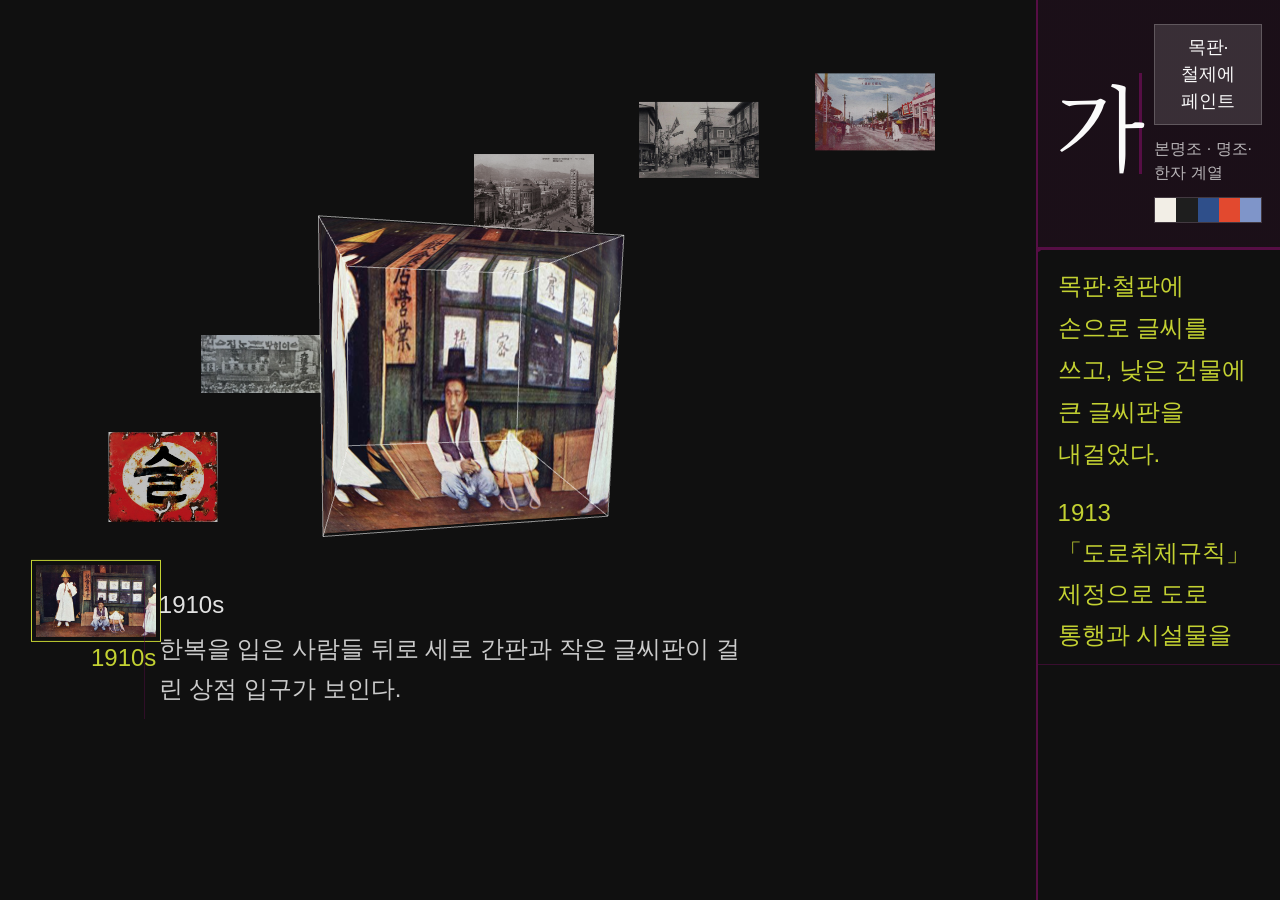
<file: index.html>
<!doctype html>
<html lang="ko">
<head>
  <meta charset="utf-8">
  <meta name="viewport" content="width=device-width,initial-scale=1">
  <meta name="theme-color" content="#101010">
  <link rel="icon" href="data:,">
  <title>한국 간판 100년</title>
  <link rel="stylesheet" href="styles.css">
</head>
<body>
  <div id="model-layer"><canvas id="scene" aria-label="360도 XYZ 회전 및 확대 가능한 5면 공간 모델"></canvas></div>
  <div id="model-interaction" aria-label="모델 회전과 확대 영역"></div>
  <nav id="archive" aria-label="스크롤에 따라 오른쪽에서 왼쪽으로 이동하는 1/4원 사진 타임라인"><svg id="archive-arc" aria-hidden="true"><path id="archive-arc-track" fill="none" stroke="transparent" stroke-width="120"/></svg></nav>
  <main id="stage" aria-label="공간 사진">
    <div id="picture-frame">
      <img id="fallback" alt="" hidden>
      <svg id="debug-overlay" viewBox="0 0 1000 1000" preserveAspectRatio="none" hidden></svg>
    </div>
    <div id="caption" aria-live="polite"><p id="photo-year"></p><p id="photo-description"></p></div>
  </main>
  <div id="timeline-scroll-zone" aria-label="오른쪽 타임라인 스크롤 영역"></div>
  <aside id="timeline" aria-label="시대별 재질·서체·색상과 제도">
    <header id="era-specimen" aria-live="polite">
      <div id="specimen-glyph" aria-hidden="true">가</div>
      <div id="specimen-info"><p id="specimen-material"></p><p id="specimen-type"></p><div id="specimen-colors" aria-label="시대별 대표 색채"></div></div>
    </header>
    <div id="era-scroll"><div id="eras"></div></div>
    <div id="timeline-bottom-scroll" aria-label="사진과 시대 전체 구조 스크롤 영역" title="사진과 시대 전체 스크롤"></div>
  </aside>
  <section id="ending-scene" aria-label="2020년대 정보 과부하 엔딩" hidden>
    <img id="ending-intro" alt="상가 건물의 외벽을 채운 간판들" hidden>
    <div id="ending-collage" aria-label="겹쳐 나타나는 간판 사진들"></div>
    <p id="ending-message"></p>
    <div id="ending-question-panel" aria-label="간판 개선 사업에 대한 질문" aria-live="polite" hidden>
      <p id="ending-question"><span class="question-lead">간판 개선 사업은 사업의 목적 중</span>거리의 시각적 <strong>환경</strong>을 실제로 개선했는가?</p>
      <button id="ending-home" type="button" aria-label="메인 화면으로 이동">↑</button>
    </div>
    <button id="ending-back" type="button">- 돌아가기</button>
  </section>
  <dialog id="enlarged" aria-label="확대한 사진">
    <button id="back" type="button" aria-label="돌아가기"><span aria-hidden="true">-</span><span>돌아가기</span></button>
    <div id="zoom-surface"><img id="zoom-photo" alt=""></div>
  </dialog>
  <script id="archive-data" type="application/json">null</script>
  <script id="projection-data" type="application/json">null</script>
  <script type="module" src="app.js"></script>
</body>
</html>
</file>
<file: styles.css>
:root{--ink:#101010;--lime:#c3d132;--plum:#560e45;--paper:#fafafa;color-scheme:dark;font-family:Arial,"Noto Sans KR","Apple SD Gothic Neo","Malgun Gothic",sans-serif;font-weight:400;background:var(--ink);color:var(--paper)}
*{box-sizing:border-box}html{scroll-behavior:smooth}body{margin:0;background:var(--ink)}button{font:inherit;color:inherit;border:0;border-radius:0;cursor:pointer}button:focus-visible{outline:2px solid var(--lime);outline-offset:5px}button:disabled{cursor:default}[hidden]{display:none!important}
#archive{position:relative;width:9.3vw;min-height:100vh;padding:4vh 0 32vh;z-index:2} .era-group{margin:0 0 26px}.era-label{margin:22px 0 18px 1.4vw;font-size:clamp(11px,1.05vw,22px);font-weight:400;color:rgb(250 250 250 / .44)}
.photo-button{display:block;position:relative;padding:0;margin:0 0 2px;background:transparent;max-width:100%;transition:transform .24s ease,filter .24s ease;transform-origin:left center;filter:brightness(.65)}.photo-button img{display:block;width:auto;height:auto;max-width:100%}.photo-button:hover,.photo-button:focus-visible{transform:translateY(-5px);filter:brightness(1);z-index:3}.photo-button[aria-current="true"]{filter:brightness(1)}.photo-button[aria-current="true"]::after{content:"";position:absolute;right:0;top:0;bottom:0;width:2px;background:var(--lime)}
#stage{position:fixed;left:9.3%;right:19.1%;top:0;height:100dvh;display:flex;flex-direction:column;justify-content:center;align-items:center;gap:3vh;overflow:hidden}#picture-frame{position:relative;width:72%;max-height:66vh;flex:none;isolation:isolate}#scene,#fallback{display:block;width:100%;height:100%;object-fit:contain}#scene{touch-action:pan-y}#caption{width:72%;padding:0 0 0 2%;min-height:10vh;font-size:clamp(11px,.83vw,17px);line-height:1.85}#caption p{margin:0 0 12px}#photo-description{color:rgb(250 250 250 / .48)}#photo-year{color:rgb(250 250 250 / .9)}
#timeline{position:fixed;top:0;bottom:0;right:0;width:19.1%;border-left:2px solid var(--plum);padding:5vh 1.2vw;overflow:hidden}#eras{position:relative;transition:transform .5s ease}.era-event{position:relative;padding:0 0 5vh;opacity:.23;transition:opacity .4s}.era-event.active{opacity:1}.era-event h2{margin:0 0 3vh;color:var(--lime);font-weight:400;font-size:clamp(13px,1.35vw,28px)}.era-event p{font-size:clamp(11px,1.1vw,23px);line-height:1.7;margin:0;color:var(--lime);word-break:keep-all}.era-event.active::before{content:"";position:absolute;left:calc(-1.2vw - 6px);top:7px;width:10px;height:10px;background:var(--plum);border-radius:50%}
#enlarged{position:fixed;inset:0;margin:0;padding:0;width:100vw;max-width:none;height:100dvh;max-height:none;background:var(--ink);border:0;color:var(--paper);overflow:hidden}#enlarged::backdrop{background:var(--ink)}#back{position:absolute;z-index:2;top:24px;left:24px;background:rgb(16 16 16 / .85);padding:12px 18px;border:1px solid rgb(250 250 250 / .25)}#zoom-surface{height:100%;width:100%;display:flex;align-items:center;justify-content:center;overflow:hidden;touch-action:none;cursor:zoom-in}#zoom-photo{display:block;max-width:94vw;max-height:90dvh;width:auto;height:auto;object-fit:contain;transform-origin:center;will-change:transform;user-select:none;pointer-events:none}#zoom-surface.dragging{cursor:grabbing}body.modal-open{overflow:hidden}
#debug-overlay{position:absolute;inset:0;width:100%;height:100%;z-index:4;touch-action:none}#debug-overlay polygon{stroke:var(--lime);stroke-width:1.5;fill:rgb(195 209 50 / .06)}#debug-overlay circle{fill:var(--plum);stroke:var(--paper);stroke-width:2;cursor:move}#debug-panel{position:fixed;left:12vw;bottom:12px;z-index:7;background:rgb(16 16 16 / .94);border:1px solid var(--plum);padding:10px;font-size:12px;max-width:65vw}#debug-panel pre{max-height:140px;overflow:auto;margin:5px 0;white-space:pre-wrap}#debug-panel button{background:var(--plum);padding:7px 12px;margin-right:8px}#debug-panel select{background:var(--ink);color:var(--paper)}
@media(max-width:700px){#archive{width:16vw}.era-label{margin-left:2vw;font-size:10px}#stage{left:16%;right:22%;gap:2vh}#picture-frame,#caption{width:94%}#caption{font-size:11px;line-height:1.65}#timeline{width:22%;padding:5vh 2vw}.era-event{padding-bottom:4vh}.era-event h2{font-size:13px}.era-event p{font-size:10px}.era-event.active::before{left:calc(-2vw - 6px)}#back{top:12px;left:12px}#debug-panel{left:17vw;max-width:80vw}}
@media(prefers-reduced-motion:reduce){html{scroll-behavior:auto}*,*::before,*::after{transition:none!important}}

/* Independent photo timeline and 3D interaction surfaces. */
html,body{height:100%;overflow:hidden;overscroll-behavior:none}
#archive{position:fixed;inset:0 auto 0 0;width:calc(9.3vw + 24px);padding-right:24px;height:100dvh;min-height:0;overflow-y:auto;overflow-x:hidden;overscroll-behavior:contain;scrollbar-width:none;padding-bottom:44vh;scroll-behavior:smooth}
#archive::-webkit-scrollbar,#timeline::-webkit-scrollbar{display:none}
#stage{left:calc(9.3% + 24px)}
#picture-frame,#scene{touch-action:none}
#picture-frame{outline:0;border:0;cursor:grab}
#picture-frame.rotating{cursor:grabbing}
#timeline{overflow-y:auto;overscroll-behavior:contain;scrollbar-width:none}
#eras{transition:transform .5s ease}
.photo-button.scroll-selected,.photo-button[aria-current="true"]{transform:translateX(24px);filter:brightness(1)}
.photo-button.scroll-selected:hover,.photo-button[aria-current="true"]:hover{transform:translate(24px,-5px)}
@font-face{font-family:Pretendard;src:url('./assets/fonts/PretendardVariable.woff2') format('woff2');font-style:normal;font-weight:100 900;font-display:swap}
#back{display:inline-flex;align-items:center;gap:8px;background:transparent;border:0;outline:0;box-shadow:none;font-family:Pretendard,sans-serif;font-size:14pt;font-weight:400;letter-spacing:-.3px;color:#fafafa;padding:12px 0}
#back:focus-visible{text-decoration:none;opacity:.75}
@media(max-width:700px){#archive{width:calc(16vw + 24px)}#stage{left:calc(16% + 24px)}}

/* Full-viewport model behind all archive/caption UI; no central clipping. */
#model-layer{position:fixed;inset:0;z-index:0;touch-action:none;cursor:grab;outline:0}
#model-layer.rotating{cursor:grabbing}
#scene{position:absolute;inset:0;width:100%;height:100%;touch-action:none}
#stage{z-index:1;overflow:visible;pointer-events:none}
#picture-frame{pointer-events:none;isolation:auto;overflow:visible}
#caption{position:relative;z-index:2;pointer-events:auto}
#archive,#timeline{z-index:3}
#debug-overlay{pointer-events:auto}

.era-event .material-change{color:#560e45;margin:0 0 20px;line-height:1.7}

/* Opaque framed timeline and a dedicated scroll-only gutter. */
:root{--timeline-width:19.1vw}
#timeline{width:var(--timeline-width);padding:0;overflow:hidden;background:#101010;display:flex;flex-direction:column;border-left:2px solid #560e45}
#stage{right:var(--timeline-width)}
#era-specimen{flex:none;min-height:210px;display:grid;grid-template-columns:42% 1fr;align-items:center;gap:12px;padding:24px 18px;background:linear-gradient(rgb(86 14 69 / .16),rgb(86 14 69 / .16)),#101010;border-bottom:3px solid #560e45}
#specimen-glyph{font-family:Pretendard,sans-serif;font-size:clamp(92px,7vw,152px);line-height:1.1;text-align:center;border-right:3px solid #560e45;padding-right:12px;color:#fafafa}
@font-face{font-family:NanumBrush;src:url('./assets/fonts/NanumBrushScript-Regular.ttf') format('truetype');font-style:normal;font-weight:400;font-display:swap}
#specimen-glyph.brush{font-family:NanumBrush,serif;font-weight:400}
#specimen-glyph.gothic{font-family:Pretendard,sans-serif;font-weight:900;letter-spacing:-.07em}
#specimen-glyph.digital{font-family:Pretendard,sans-serif;font-weight:700;letter-spacing:-.025em}
#specimen-info{min-width:0}#specimen-info p{margin:0 0 12px;line-height:1.5;word-break:keep-all}
#specimen-material{font-size:13px;background:rgb(250 250 250 / .13);border:1px solid rgb(250 250 250 / .2);padding:9px 7px;text-align:center}
#specimen-type{font-size:12px;color:rgb(250 250 250 / .7)}
#specimen-colors{display:flex;width:100%;height:26px;border:1px solid rgb(250 250 250 / .18)}#specimen-colors span{display:block;flex:1;min-width:0}
#era-scroll{position:relative;min-height:0;flex:1;overflow-y:auto;overscroll-behavior:contain;scrollbar-width:none;padding:30px 20px 45vh}
#era-scroll::-webkit-scrollbar{display:none}#eras{transform:none!important;transition:none}
.era-event{opacity:1;padding-bottom:40px}.era-event h2{font-size:clamp(24px,1.65vw,34px);margin-bottom:20px}
.era-event:not(.active) h2{opacity:.6}.era-event p{font-size:clamp(14px,.94vw,18px)}
.era-event .material-change{background:#c3d132;color:#560e45;border:1px solid #c3d132;padding:18px;margin:0 0 20px;line-height:1.75}
.era-event .material-change,.era-event.active{opacity:1}.era-event.active::before{left:-26px}
#timeline-scroll-zone{position:fixed;top:0;bottom:0;z-index:3;touch-action:pan-y;cursor:ns-resize;background:transparent}
#photo-year{font-size:clamp(24px,1.55vw,32px);line-height:1.35}
#photo-description{font-size:15px;line-height:1.85;color:rgb(250 250 250 / .8)}
#archive .era-label{font-size:clamp(15px,1.2vw,25px)}
#back,#back:hover,#back:focus,#back:focus-visible{text-decoration:none}
@media(max-width:700px){
 :root{--timeline-width:26vw}
 #timeline{width:var(--timeline-width)}#stage{right:var(--timeline-width)}
 #era-specimen{min-height:190px;padding:12px 8px;grid-template-columns:1fr;gap:8px}
 #specimen-glyph{font-size:64px;border-right:0;border-bottom:2px solid #560e45;padding:0}
 #specimen-material{font-size:10px;padding:5px 3px}#specimen-type{font-size:10px}
 #specimen-info p{margin-bottom:7px}#specimen-colors{height:16px}
 #era-scroll{padding:18px 8px 40vh}.era-event h2{font-size:21px}.era-event p{font-size:12px}
 .era-event .material-change{padding:10px}.era-event.active::before{left:-14px}
 #photo-year{font-size:24px}#photo-description{font-size:14px}
 #archive .era-label{font-size:13px}
}
#caption{background:#101010;border-left:2px solid #560e45;padding:14px 18px}
#timeline-scroll-zone{touch-action:none}

/* Compact unboxed chronology, with a separate lower scroll surface. */
#era-scroll{flex:0 1 auto;height:min(46dvh,550px);min-height:140px;padding-bottom:55vh}
#timeline-bottom-scroll{flex:1;min-height:64px;border-top:1px solid rgb(86 14 69 / .6);background:transparent;cursor:ns-resize;touch-action:none}
.era-event{opacity:.25;transition:opacity .25s ease;padding-bottom:32px}
.era-event.active{opacity:1}
.era-event .material-change{background:transparent;border:0;padding:0;color:#c3d132;margin-bottom:18px}
.era-event:not(.active) h2{opacity:1}
.era-event h2{display:flex;align-items:baseline;gap:3px;line-height:1.15;margin-bottom:20px;font-weight:400}
.era-number{font-size:38px;font-variant-numeric:tabular-nums;letter-spacing:-1.2px}
.era-suffix{font-size:23px}
.era-event.active .era-number{font-size:62px;font-weight:600;letter-spacing:-2px}
.era-event.active .era-suffix{font-size:28px}
.era-event.active::before{top:25px}
#archive .era-group .era-label{opacity:.35}
#archive .era-group.active-era .era-label{opacity:1;color:#c3d132;font-size:clamp(20px,1.5vw,30px)}
@media(max-width:700px){
 #era-scroll{height:44dvh;min-height:130px}
 .era-number{font-size:24px}.era-suffix{font-size:14px}
 .era-event.active .era-number{font-size:36px;letter-spacing:-1px}.era-event.active .era-suffix{font-size:17px}
 .era-event.active::before{top:14px}
 #archive .era-group.active-era .era-label{font-size:17px}
}
#era-scroll{padding-bottom:20px}
#eras{padding-bottom:55vh}

/* Final type scale: active era / its text 18px; all other captions 16px. */
.era-event .era-number,.era-event .era-suffix,.era-event p{font-size:16px;letter-spacing:0}
.era-event.active .era-number,.era-event.active .era-suffix,.era-event.active p{font-size:18px;letter-spacing:0}
#photo-year{font-size:18px}#photo-description{font-size:16px}
#archive .era-group .era-label{font-size:16px}#archive .era-group.active-era .era-label{font-size:18px}
#timeline-bottom-scroll{cursor:ns-resize}
#ending-scene{position:fixed;inset:0;z-index:10;background:#101010;overflow:hidden;isolation:isolate}
#ending-intro{position:absolute;inset:0;width:100%;height:100%;object-fit:cover;opacity:0;transition:opacity 1.1s ease}
#ending-scene[data-phase="intro"] #ending-intro{opacity:1}
#ending-scene[data-phase="fade-out"] #ending-intro{opacity:0}
#ending-collage{position:absolute;inset:0;overflow:hidden}
#ending-collage img{position:absolute;display:block;object-fit:contain;opacity:0;transition:opacity 1s ease;max-width:none;box-shadow:0 0 0 1px rgb(16 16 16 / .2)}
#ending-collage img.visible{opacity:1}
#ending-message{position:absolute;left:8%;right:8%;bottom:4%;margin:0;text-align:center;font-family:Pretendard,sans-serif;font-size:18px;line-height:1.8;color:#fafafa;text-shadow:0 1px 8px #101010,0 1px 24px #101010;opacity:0;transition:opacity 1.2s ease;z-index:2}
#ending-message.visible{opacity:1}
#ending-back{position:absolute;top:24px;left:24px;z-index:3;background:transparent;border:0;outline:0;text-decoration:none;font-family:Pretendard,sans-serif;font-size:14pt;letter-spacing:-.3px;color:#fafafa;text-shadow:0 1px 8px #101010;padding:12px 0}
body.ending-mode #model-layer,body.ending-mode #stage,body.ending-mode #archive,body.ending-mode #timeline,body.ending-mode #timeline-scroll-zone{visibility:hidden;pointer-events:none}
@media(prefers-reduced-motion:reduce){#ending-scene *{transition:none!important}}
#ending-scene::after{content:"";position:absolute;inset:72% 0 0;z-index:1;pointer-events:none;background:linear-gradient(transparent,rgb(16 16 16 / .8));opacity:0;transition:opacity 1s ease}
#ending-scene[data-phase="collage"]::after{opacity:1}

/* Current draft: larger reading type and an unfilled photo caption. */
.era-event .era-number,.era-event .era-suffix,.era-event p{font-size:20px}
.era-event.active .era-number,.era-event.active .era-suffix,.era-event.active p{font-size:24px}
#photo-year{font-size:24px;font-weight:500}
#photo-description{font-size:24px;line-height:1.65}
#archive .era-group .era-label{font-size:20px}
#archive .era-group.active-era .era-label{font-size:24px}
#specimen-material{font-size:18px}#specimen-type{font-size:16px}
#ending-message{font-size:24px}
#back,#ending-back{font-size:20px}
#caption{background:transparent;border-left:1px solid rgb(86 14 69 / .45);min-height:0;padding:10px 14px;box-shadow:none}
#caption p{margin-bottom:8px}#caption p:last-child{margin-bottom:0}
.era-event p,#caption p,#specimen-info p{overflow-wrap:anywhere}
@media(max-width:700px){
 :root{--timeline-width:36vw}
 #caption{max-height:34dvh;overflow-y:auto;padding:8px 10px}
 #specimen-material{font-size:16px}#specimen-type{font-size:14px}
 #era-specimen{padding:10px 8px;gap:5px;min-height:180px}
}

/* Straight photo archive attached to the right panel's outside border. */
:root{--photo-rail-width:144px}
#archive{left:auto;right:var(--timeline-width);width:var(--photo-rail-width);height:100dvh;padding:22px 0 44vh 24px;border-right:1px solid #560e45;z-index:4;background:transparent}
#archive .photo-button{margin-left:auto;margin-right:0}
#archive .era-label{margin-left:0;margin-right:8px;text-align:right}
#archive .photo-button.scroll-selected,#archive .photo-button[aria-current="true"]{transform:translateX(-24px)}
#archive .photo-button.scroll-selected:hover,#archive .photo-button[aria-current="true"]:hover{transform:translate(-24px,-5px)}
#stage{left:24px;right:calc(var(--timeline-width) + var(--photo-rail-width) + 12px)}
@media(max-width:700px){
 :root{--photo-rail-width:80px}
 #archive{left:auto;right:var(--timeline-width);width:var(--photo-rail-width);padding-left:12px}
 #stage{left:12px;right:calc(var(--timeline-width) + var(--photo-rail-width) + 8px)}
 #archive .photo-button.scroll-selected,#archive .photo-button[aria-current="true"]{transform:translateX(-12px)}
 #archive .photo-button.scroll-selected:hover,#archive .photo-button[aria-current="true"]:hover{transform:translate(-12px,-5px)}
 #archive .era-label{font-size:18px!important;letter-spacing:-.8px;margin-right:2px}
}

/* Actual per-era font assets; paragraphs retain the readable body face. */
@font-face{font-family:Era1910;src:url('./assets/fonts/Era1910Specimen.otf') format('opentype');font-weight:400;font-style:normal;font-display:swap}
#specimen-glyph.era-1910{font-family:Era1910,serif;font-weight:400}
@font-face{font-family:Era1920;src:url('./assets/fonts/NanumMyeongjo-Regular.ttf') format('truetype');font-weight:400;font-style:normal;font-display:swap}
#specimen-glyph.era-1920{font-family:Era1920,serif;font-weight:400}
@font-face{font-family:Era1930;src:url('./assets/fonts/NanumBrushScript-Regular.ttf') format('truetype');font-weight:400;font-style:normal;font-display:swap}
#specimen-glyph.era-1930{font-family:Era1930,serif;font-weight:400}
@font-face{font-family:Era1950;src:url('./assets/fonts/NanumPenScript-Regular.ttf') format('truetype');font-weight:400;font-style:normal;font-display:swap}
#specimen-glyph.era-1950{font-family:Era1950,serif;font-weight:400}
@font-face{font-family:Era1960;src:url('./assets/fonts/BMYEONSUNG_ttf.ttf') format('truetype');font-weight:400;font-style:normal;font-display:swap}
#specimen-glyph.era-1960{font-family:Era1960,serif;font-weight:400}
@font-face{font-family:Era1970;src:url('./assets/fonts/BMHANNA_11yrs_ttf.ttf') format('truetype');font-weight:400;font-style:normal;font-display:swap}
#specimen-glyph.era-1970{font-family:Era1970,serif;font-weight:400}
@font-face{font-family:Era1980;src:url('./assets/fonts/BMJUA_ttf.ttf') format('truetype');font-weight:400;font-style:normal;font-display:swap}
#specimen-glyph.era-1980{font-family:Era1980,serif;font-weight:400}
@font-face{font-family:Era1990;src:url('./assets/fonts/BMDOHYEON_ttf.ttf') format('truetype');font-weight:400;font-style:normal;font-display:swap}
#specimen-glyph.era-1990{font-family:Era1990,serif;font-weight:400}
@font-face{font-family:Era2000;src:url('./assets/fonts/BMHANNAAir_ttf.ttf') format('truetype');font-weight:400;font-style:normal;font-display:swap}
#specimen-glyph.era-2000{font-family:Era2000,serif;font-weight:400}
@font-face{font-family:Era2010;src:url('./assets/fonts/BMEULJIROTTF.ttf') format('truetype');font-weight:400;font-style:normal;font-display:swap}
#specimen-glyph.era-2010{font-family:Era2010,serif;font-weight:400}
@font-face{font-family:Era2020;src:url('./assets/fonts/BMEuljiro10yearslater.ttf') format('truetype');font-weight:400;font-style:normal;font-display:swap}
#specimen-glyph.era-2020{font-family:Era2020,serif;font-weight:400}

#ending-question-panel{position:absolute;inset:0;z-index:4;display:flex;align-items:center;justify-content:center;flex-direction:column;padding:7vw;opacity:0;pointer-events:none;transition:opacity .65s ease}
#ending-question{font-family:Pretendard,sans-serif;color:#fafafa;font-size:clamp(28px,2.4vw,44px);line-height:1.65;text-align:center;margin:0;word-break:keep-all;max-width:1100px}
#ending-question .question-lead{display:block;font-size:24px;font-weight:400;margin-bottom:12px;color:rgb(250 250 250 / .8)}
#ending-question strong{font-weight:750;color:#c3d132}
#ending-home{display:block;margin-top:30px;background:transparent;color:#fafafa;padding:10px 22px;font-size:40px;line-height:1;border:0;outline:0}
#ending-home:hover,#ending-home:focus-visible{color:#c3d132;transform:translateY(-3px)}
#ending-scene.question-mode #ending-question-panel{opacity:1;pointer-events:auto}
#ending-collage{transition:opacity .65s ease}
#ending-scene.question-mode #ending-collage{opacity:.25}
#ending-scene.question-mode #ending-message{opacity:0;pointer-events:none}
#ending-scene.question-mode::after{opacity:0}
#ending-scene.question-mode #ending-back{z-index:5}
#ending-scene{touch-action:none}
@media(max-width:700px){#ending-question{font-size:28px;line-height:1.6}#ending-question .question-lead{font-size:20px}#ending-question-panel{padding:24px}}

/* Year typography stays unchanged; period fonts belong to the specimen only. */
.era-event h2,.era-number,.era-suffix,#archive .era-label{font-family:Arial,"Noto Sans KR","Apple SD Gothic Neo","Malgun Gothic",sans-serif}
#archive{position:fixed;inset:0;width:100vw;height:100dvh;min-height:0;padding:0;border:0;overflow:visible;z-index:0;pointer-events:none;background:transparent;touch-action:none}
#archive .era-group{display:contents}#archive .era-label{display:none}
#archive .photo-button{position:absolute;margin:0;padding:0;max-width:none;pointer-events:auto;touch-action:none;transform:translate(-50%,-50%);transition:filter .2s ease;filter:brightness(.75);z-index:1}
#archive .photo-button img{display:block;width:100%!important;height:100%;object-fit:contain;max-width:none;user-select:none;pointer-events:none}
#archive .photo-button.scroll-selected,#archive .photo-button[aria-current="true"]{transform:translate(-50%,-50%);filter:brightness(1);outline:1px solid #c3d132;outline-offset:4px}
#archive .photo-button:hover,#archive .photo-button.scroll-selected:hover,#archive .photo-button[aria-current="true"]:hover{transform:translate(-50%,calc(-50% - 4px));filter:brightness(1)}
#archive .photo-button::after{display:none}#archive .photo-button::before{content:attr(data-year);position:absolute;top:calc(100% + 7px);right:0;font:20px Arial,sans-serif;color:#c3d132;opacity:0}
#archive .photo-button[aria-current="true"]::before{opacity:1}
#archive-arc{position:absolute;inset:0;width:100%;height:100%;overflow:visible;pointer-events:none}
#archive-arc-track{pointer-events:stroke;touch-action:none}
#model-layer{z-index:1;pointer-events:none;background:transparent}
#scene{pointer-events:none}
#model-interaction{position:fixed;z-index:2;touch-action:none;cursor:grab;outline:0}
#model-interaction.rotating{cursor:grabbing}
#stage{z-index:2}
#timeline{z-index:4}
#timeline-scroll-zone{z-index:3}
body.ending-mode #model-interaction{visibility:hidden;pointer-events:none}
#archive .photo-button[aria-current="true"]::before{font-size:24px}
</file>
